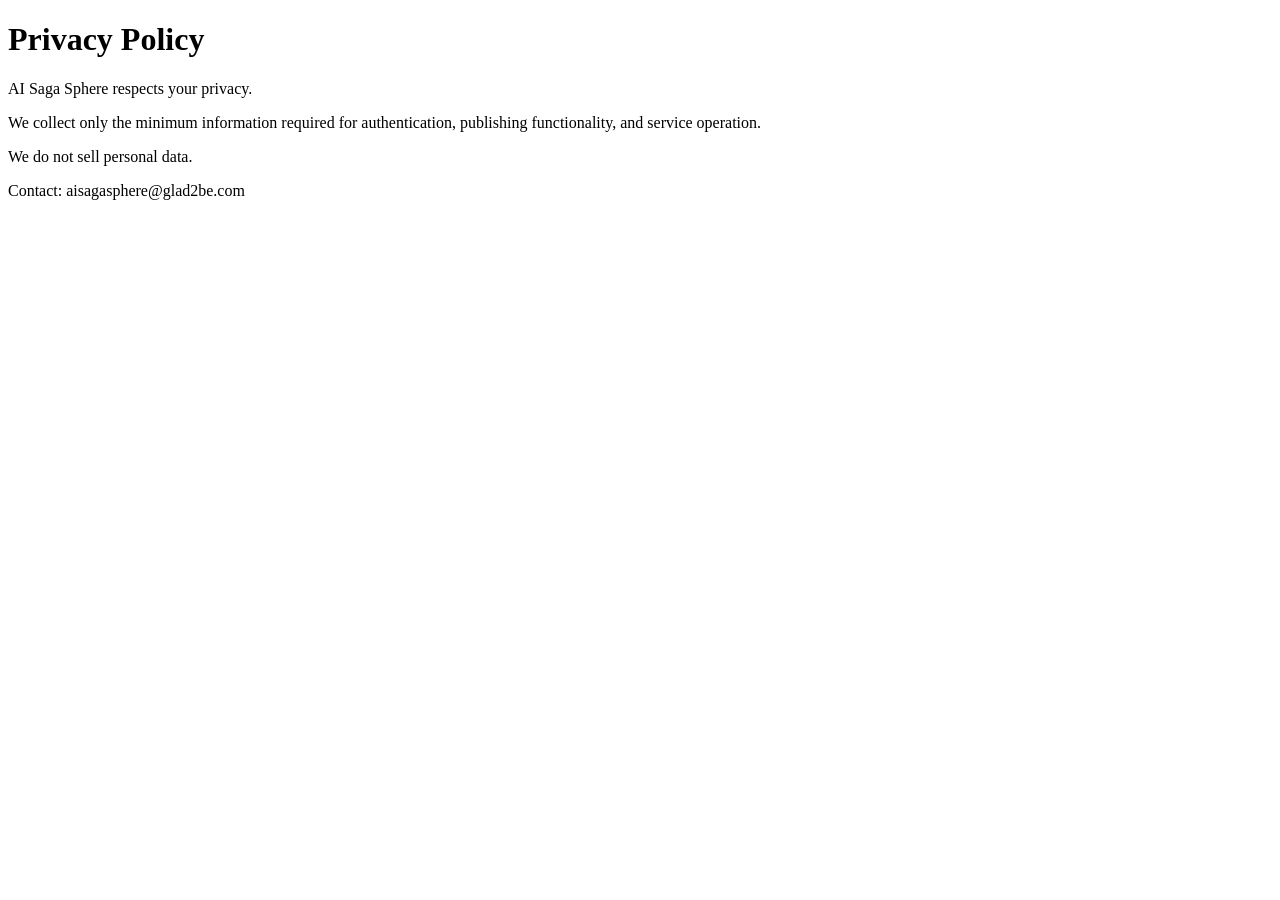
<file: privacy-policy.html>
<!doctype html>
<html lang="en">
<head>
  <meta charset="utf-8">
  <meta name="viewport" content="width=device-width, initial-scale=1">
  <title>Privacy Policy | AI Saga Sphere</title>
</head>
<body>
  <h1>Privacy Policy</h1>
  <p>AI Saga Sphere respects your privacy.</p>
  <p>We collect only the minimum information required for authentication, publishing functionality, and service operation.</p>
  <p>We do not sell personal data.</p>
  <p>Contact: aisagasphere@glad2be.com</p>
</body>
</html>
</file>
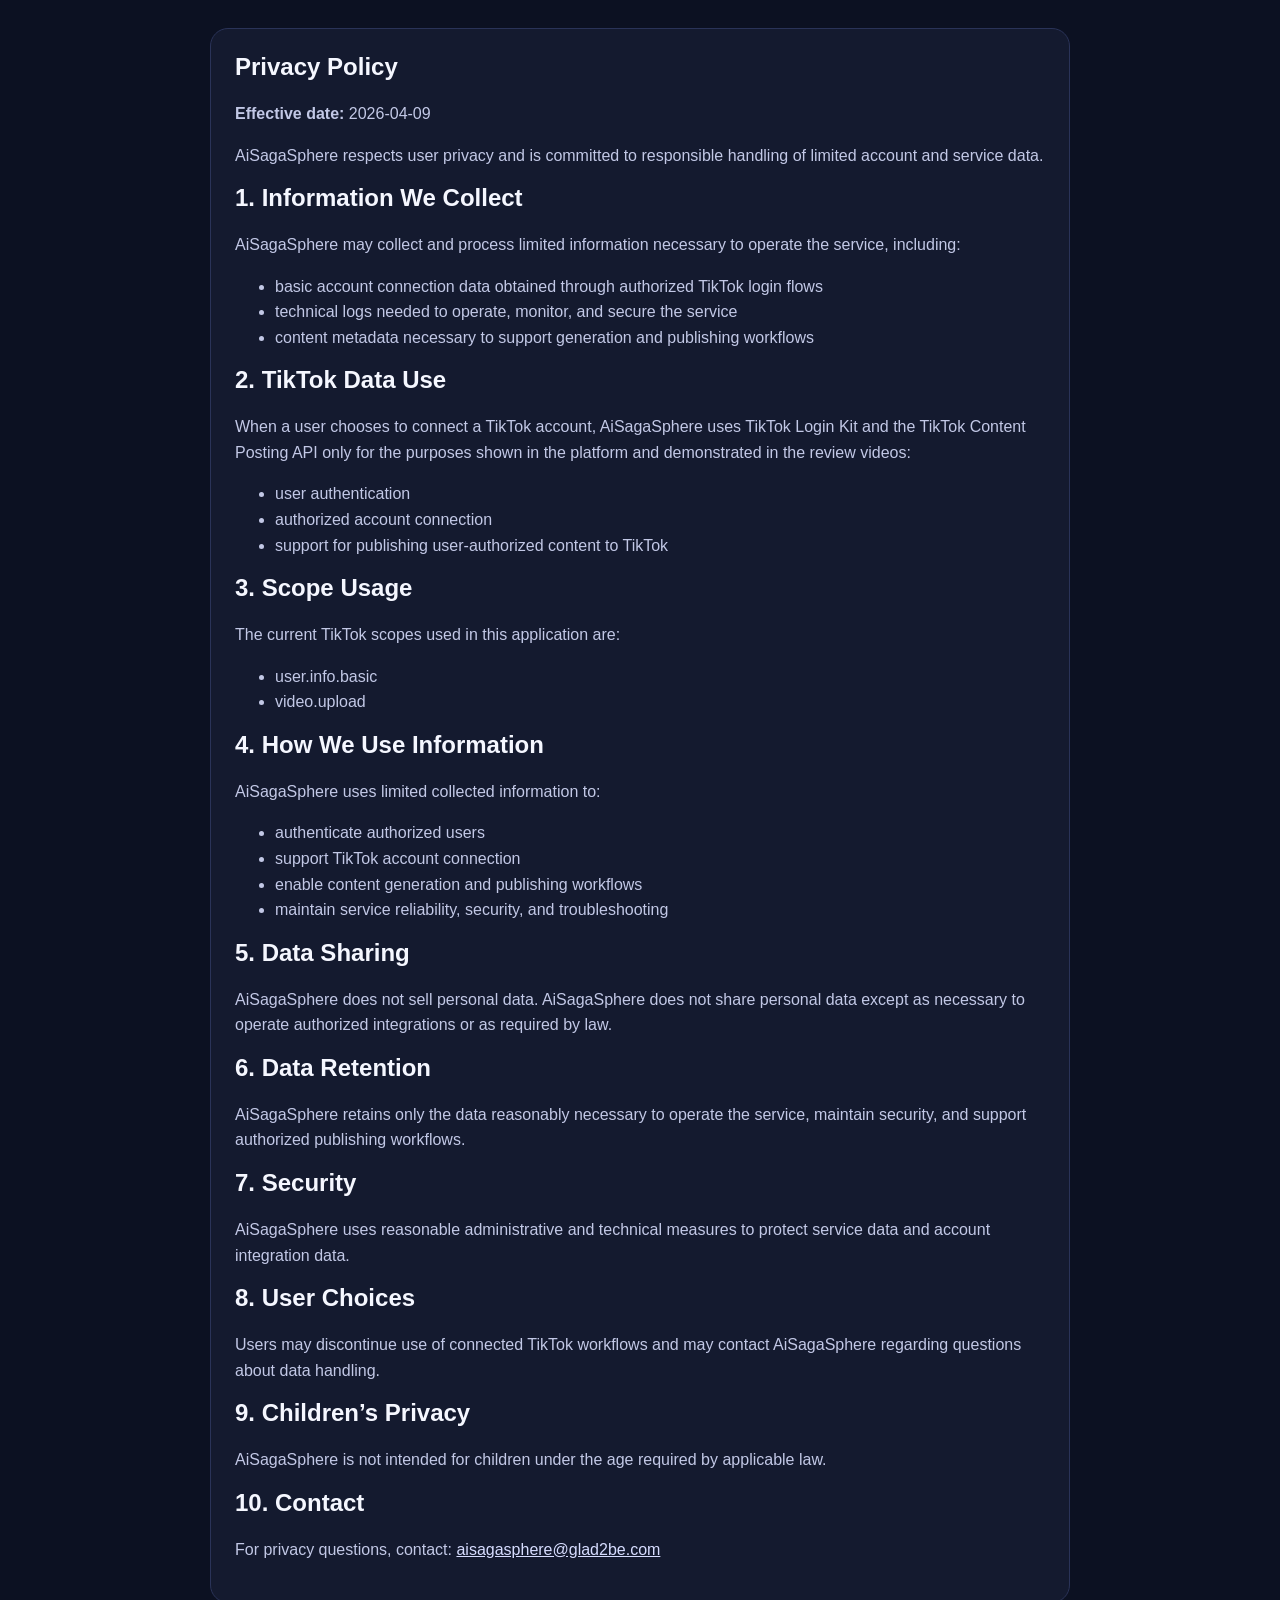
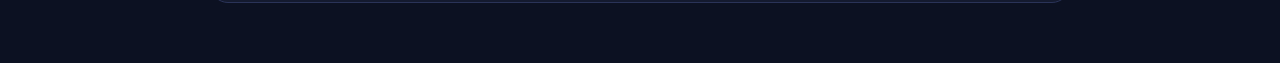
<file: privacy.html>
<!DOCTYPE html>
<html lang="en">
<head>
  <meta charset="utf-8" />
  <meta name="viewport" content="width=device-width, initial-scale=1" />
  <title>Privacy Policy | AiSagaSphere</title>
  <style>
    body{margin:0;background:#0c1122;color:#f5f7ff;font-family:Arial,Helvetica,sans-serif}
    .wrap{max-width:860px;margin:0 auto;padding:28px 18px 60px}
    .card{background:#141a2f;border:1px solid #2a3358;border-radius:18px;padding:24px}
    h1,h2{margin-top:0}
    p,li{color:#c2c8e6;line-height:1.6}
    a{color:#d7ddff}
  </style>
</head>
<body>
  <div class="wrap">
    <section class="card">
      <h1>Privacy Policy</h1>
      <p><strong>Effective date:</strong> 2026-04-09</p>

      <p>
        AiSagaSphere respects user privacy and is committed to responsible handling of limited account and service data.
      </p>

      <h2>1. Information We Collect</h2>
      <p>
        AiSagaSphere may collect and process limited information necessary to operate the service, including:
      </p>
      <ul>
        <li>basic account connection data obtained through authorized TikTok login flows</li>
        <li>technical logs needed to operate, monitor, and secure the service</li>
        <li>content metadata necessary to support generation and publishing workflows</li>
      </ul>

      <h2>2. TikTok Data Use</h2>
      <p>
        When a user chooses to connect a TikTok account, AiSagaSphere uses TikTok Login Kit and the TikTok Content Posting API only for the purposes shown
        in the platform and demonstrated in the review videos:
      </p>
      <ul>
        <li>user authentication</li>
        <li>authorized account connection</li>
        <li>support for publishing user-authorized content to TikTok</li>
      </ul>

      <h2>3. Scope Usage</h2>
      <p>The current TikTok scopes used in this application are:</p>
      <ul>
        <li>user.info.basic</li>
        <li>video.upload</li>
      </ul>

      <h2>4. How We Use Information</h2>
      <p>AiSagaSphere uses limited collected information to:</p>
      <ul>
        <li>authenticate authorized users</li>
        <li>support TikTok account connection</li>
        <li>enable content generation and publishing workflows</li>
        <li>maintain service reliability, security, and troubleshooting</li>
      </ul>

      <h2>5. Data Sharing</h2>
      <p>
        AiSagaSphere does not sell personal data. AiSagaSphere does not share personal data except as necessary to operate authorized integrations or as required by law.
      </p>

      <h2>6. Data Retention</h2>
      <p>
        AiSagaSphere retains only the data reasonably necessary to operate the service, maintain security, and support authorized publishing workflows.
      </p>

      <h2>7. Security</h2>
      <p>
        AiSagaSphere uses reasonable administrative and technical measures to protect service data and account integration data.
      </p>

      <h2>8. User Choices</h2>
      <p>
        Users may discontinue use of connected TikTok workflows and may contact AiSagaSphere regarding questions about data handling.
      </p>

      <h2>9. Children’s Privacy</h2>
      <p>AiSagaSphere is not intended for children under the age required by applicable law.</p>

      <h2>10. Contact</h2>
      <p>For privacy questions, contact: <a href="mailto:aisagasphere@glad2be.com">aisagasphere@glad2be.com</a></p>
    </section>
  </div>
</body>
</html>
</file>
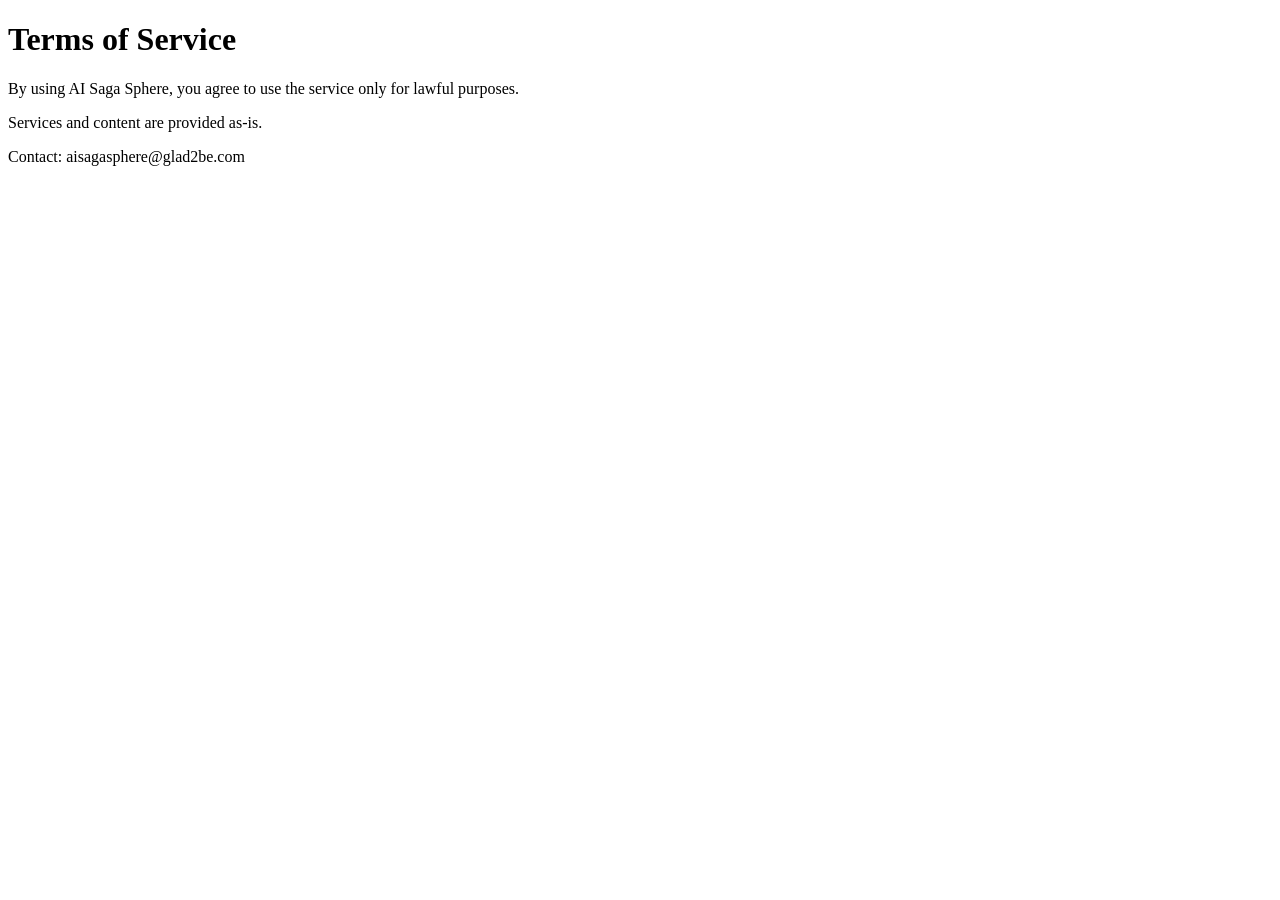
<file: terms-of-service.html>
<!doctype html>
<html lang="en">
<head>
  <meta charset="utf-8">
  <meta name="viewport" content="width=device-width, initial-scale=1">
  <title>Terms of Service | AI Saga Sphere</title>
</head>
<body>
  <h1>Terms of Service</h1>
  <p>By using AI Saga Sphere, you agree to use the service only for lawful purposes.</p>
  <p>Services and content are provided as-is.</p>
  <p>Contact: aisagasphere@glad2be.com</p>
</body>
</html>
</file>
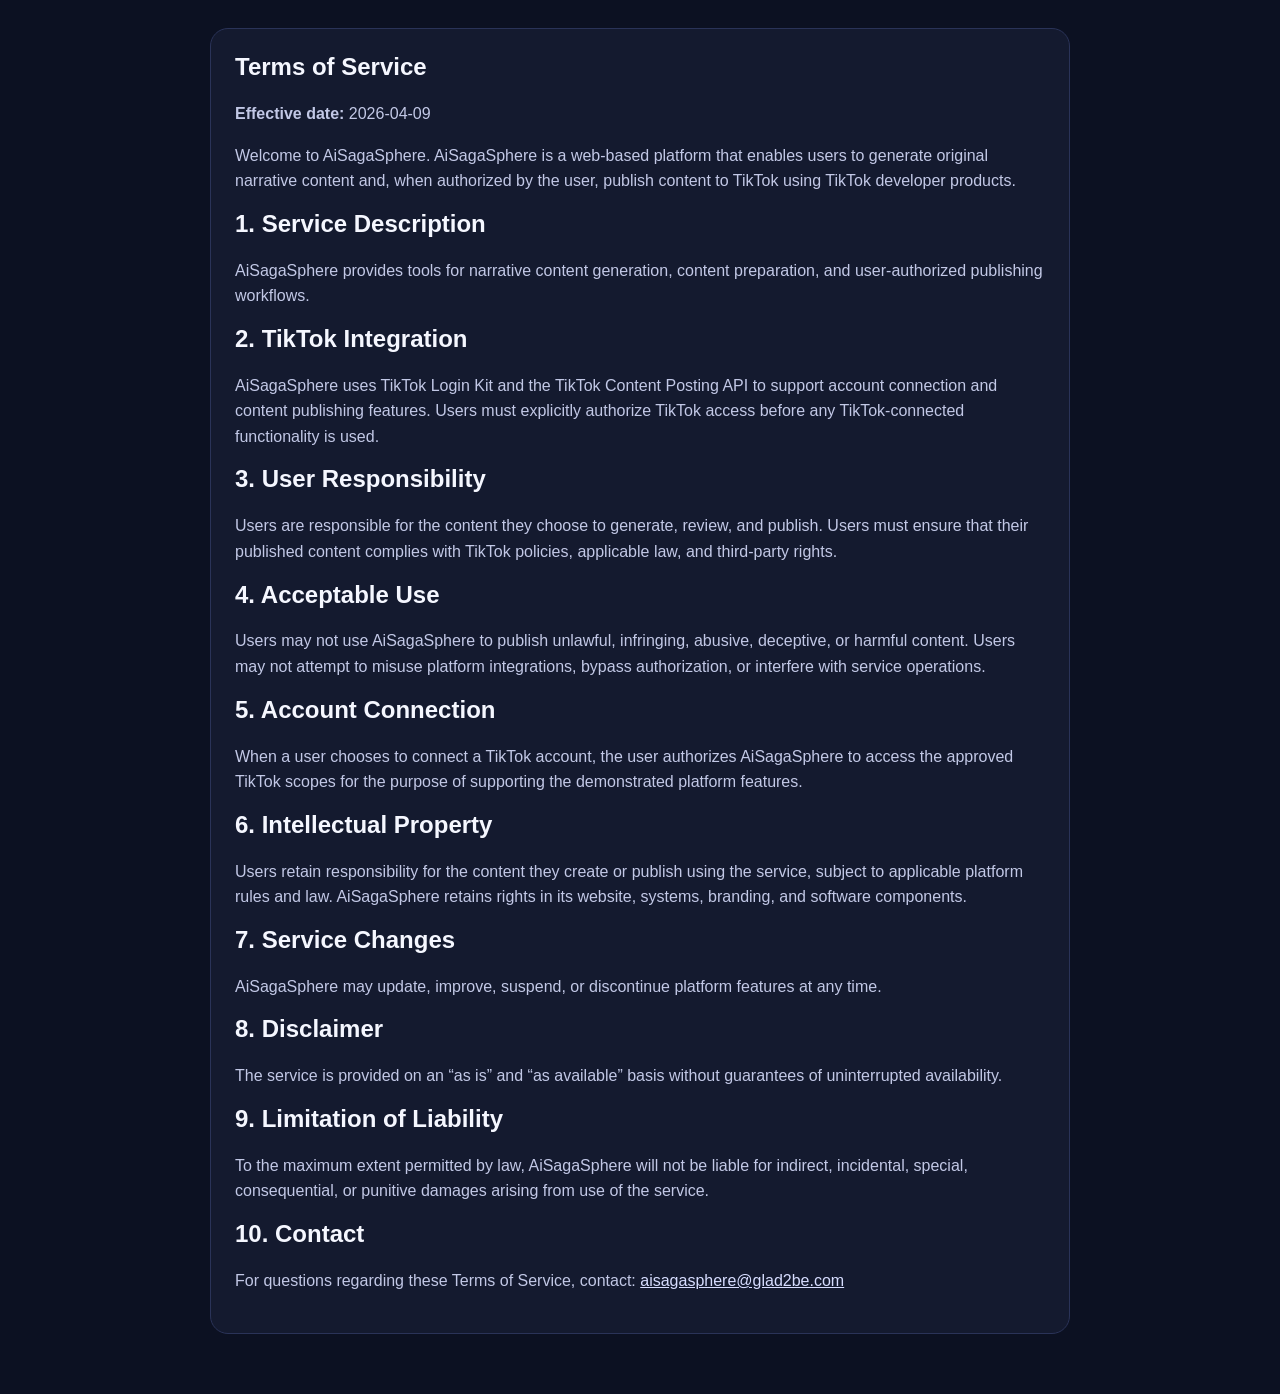
<file: terms.html>
<!DOCTYPE html>
<html lang="en">
<head>
  <meta charset="utf-8" />
  <meta name="viewport" content="width=device-width, initial-scale=1" />
  <title>Terms of Service | AiSagaSphere</title>
  <style>
    body{margin:0;background:#0c1122;color:#f5f7ff;font-family:Arial,Helvetica,sans-serif}
    .wrap{max-width:860px;margin:0 auto;padding:28px 18px 60px}
    .card{background:#141a2f;border:1px solid #2a3358;border-radius:18px;padding:24px}
    h1,h2{margin-top:0}
    p,li{color:#c2c8e6;line-height:1.6}
    a{color:#d7ddff}
  </style>
</head>
<body>
  <div class="wrap">
    <section class="card">
      <h1>Terms of Service</h1>
      <p><strong>Effective date:</strong> 2026-04-09</p>

      <p>
        Welcome to AiSagaSphere. AiSagaSphere is a web-based platform that enables users to generate original narrative content and,
        when authorized by the user, publish content to TikTok using TikTok developer products.
      </p>

      <h2>1. Service Description</h2>
      <p>
        AiSagaSphere provides tools for narrative content generation, content preparation, and user-authorized publishing workflows.
      </p>

      <h2>2. TikTok Integration</h2>
      <p>
        AiSagaSphere uses TikTok Login Kit and the TikTok Content Posting API to support account connection and content publishing features.
        Users must explicitly authorize TikTok access before any TikTok-connected functionality is used.
      </p>

      <h2>3. User Responsibility</h2>
      <p>
        Users are responsible for the content they choose to generate, review, and publish. Users must ensure that their published content complies
        with TikTok policies, applicable law, and third-party rights.
      </p>

      <h2>4. Acceptable Use</h2>
      <p>
        Users may not use AiSagaSphere to publish unlawful, infringing, abusive, deceptive, or harmful content. Users may not attempt to misuse platform
        integrations, bypass authorization, or interfere with service operations.
      </p>

      <h2>5. Account Connection</h2>
      <p>
        When a user chooses to connect a TikTok account, the user authorizes AiSagaSphere to access the approved TikTok scopes for the purpose of supporting
        the demonstrated platform features.
      </p>

      <h2>6. Intellectual Property</h2>
      <p>
        Users retain responsibility for the content they create or publish using the service, subject to applicable platform rules and law.
        AiSagaSphere retains rights in its website, systems, branding, and software components.
      </p>

      <h2>7. Service Changes</h2>
      <p>AiSagaSphere may update, improve, suspend, or discontinue platform features at any time.</p>

      <h2>8. Disclaimer</h2>
      <p>The service is provided on an “as is” and “as available” basis without guarantees of uninterrupted availability.</p>

      <h2>9. Limitation of Liability</h2>
      <p>
        To the maximum extent permitted by law, AiSagaSphere will not be liable for indirect, incidental, special, consequential, or punitive damages
        arising from use of the service.
      </p>

      <h2>10. Contact</h2>
      <p>For questions regarding these Terms of Service, contact: <a href="mailto:aisagasphere@glad2be.com">aisagasphere@glad2be.com</a></p>
    </section>
  </div>
</body>
</html>
</file>
